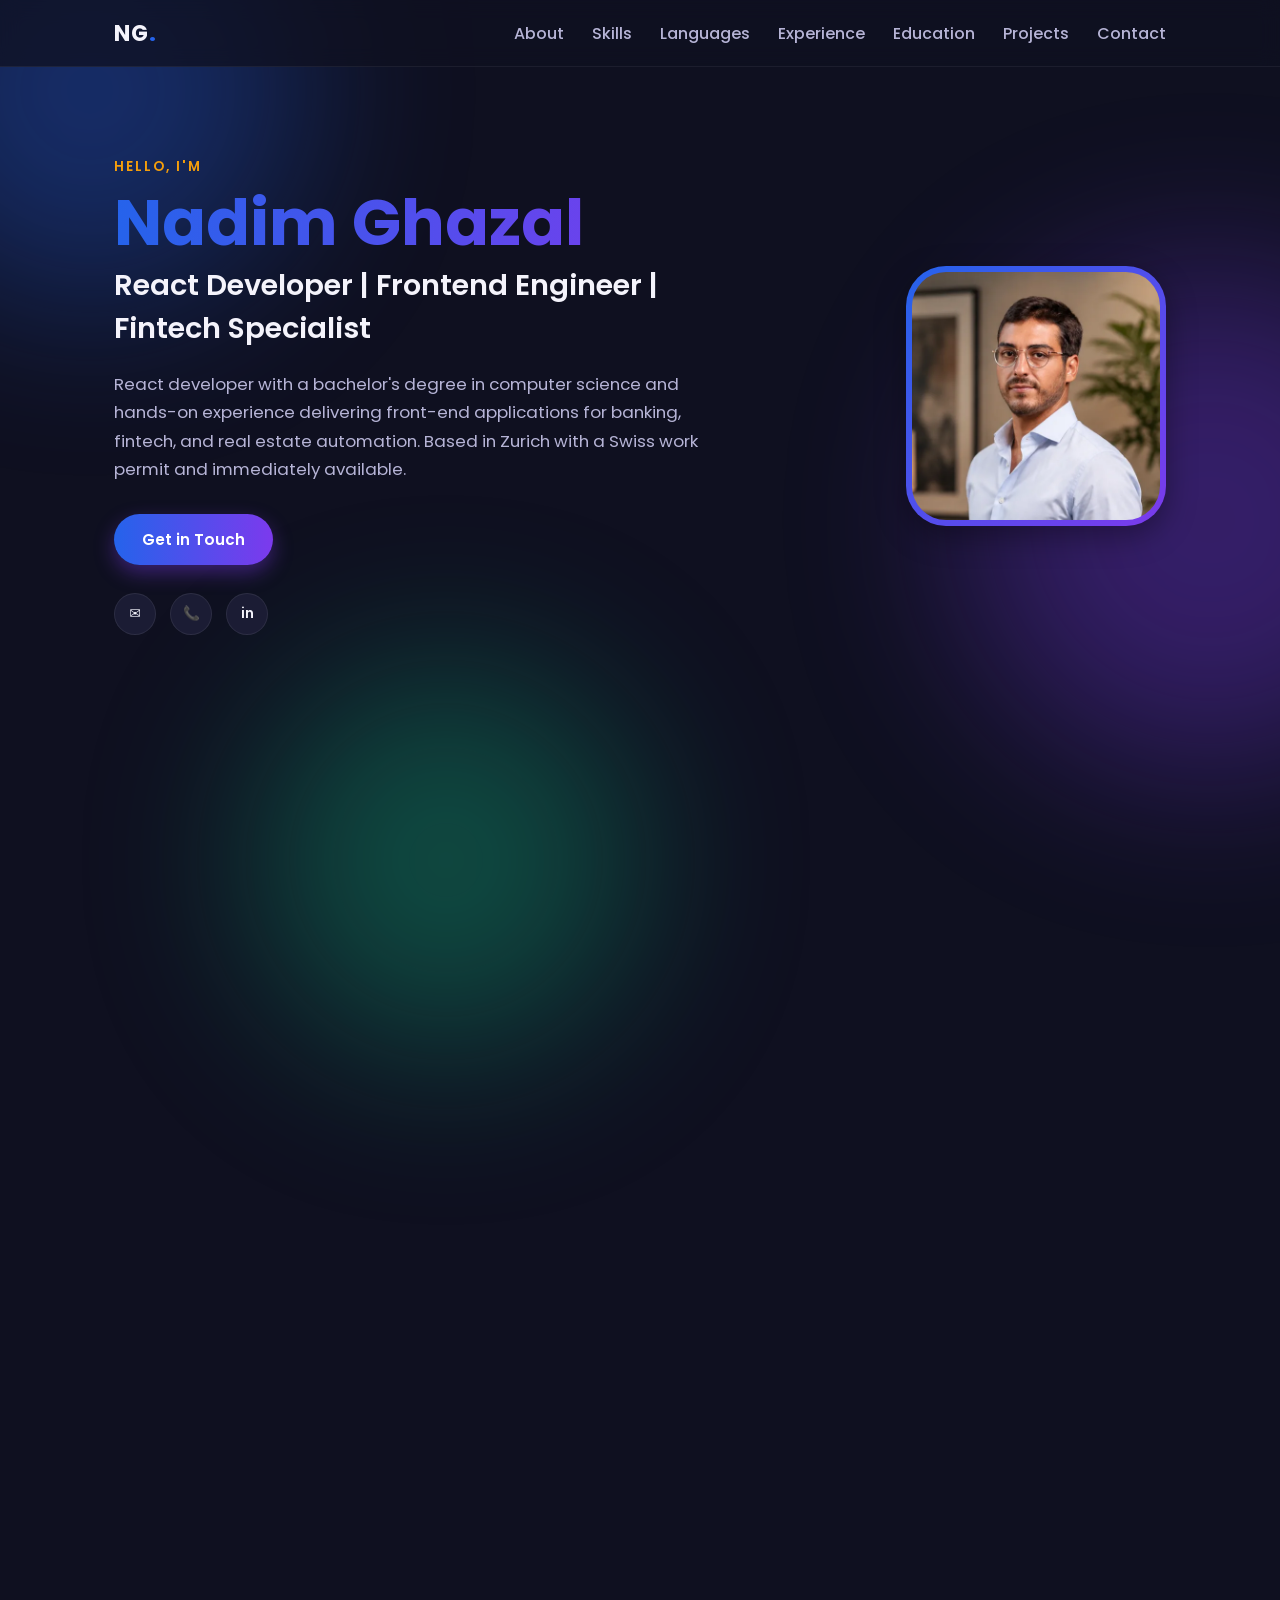
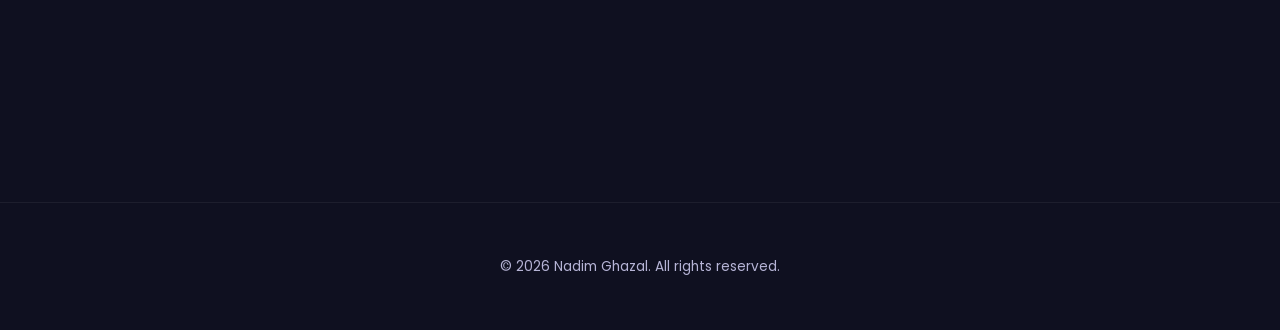
<file: index.html>
<!DOCTYPE html>
<html lang="en">
<head>
<meta charset="UTF-8">
<meta name="viewport" content="width=device-width, initial-scale=1.0">

<title>Nadim Ghazal — React Developer in Zurich</title>
<meta name="description" content="React developer based in Zurich with a computer science degree and a Swiss B permit, building front-end applications for banking and fintech. Portfolio, CV and projects.">
<meta name="author" content="Nadim Ghazal">
<link rel="canonical" href="https://ghazalcode.ch/">
<meta name="theme-color" content="#0f1020">

<!-- Link previews on LinkedIn, WhatsApp, Slack and X -->
<meta property="og:type" content="website">
<meta property="og:site_name" content="Nadim Ghazal">
<meta property="og:url" content="https://ghazalcode.ch/">
<meta property="og:title" content="Nadim Ghazal — React Developer in Zurich">
<meta property="og:description" content="Front-end applications for banking and fintech. Swiss B permit, based in Zurich, immediately available.">
<meta property="og:image" content="https://ghazalcode.ch/assets/og-image.png">
<meta property="og:image:width" content="1200">
<meta property="og:image:height" content="630">
<meta property="og:image:alt" content="Nadim Ghazal — React Developer, Zurich">
<meta name="twitter:card" content="summary_large_image">

<link rel="icon" href="assets/favicon.svg" type="image/svg+xml">
<link rel="icon" href="assets/favicon-32.png" sizes="32x32">
<link rel="apple-touch-icon" href="assets/apple-touch-icon.png">

<!--
  Content Security Policy. Delivered as a meta tag because GitHub Pages does
  not allow custom response headers. Everything the page needs is served from
  this origin; the only outbound connection is the contact form's relay.
  Note: frame-ancestors cannot be set via meta, so clickjacking protection
  would need real headers (i.e. a different host or a proxy in front).
-->
<meta http-equiv="Content-Security-Policy" content="
  default-src 'self';
  base-uri 'none';
  object-src 'none';
  script-src 'self';
  style-src 'self';
  font-src 'self';
  img-src 'self' data:;
  connect-src 'self' https://formsubmit.co;
  form-action 'self' https://formsubmit.co;
  upgrade-insecure-requests;
">

<!-- Poppins is self-hosted: see assets/fonts/poppins.css for why -->
<link rel="stylesheet" href="assets/fonts/poppins.css">
<!--
  The ?v= token is a cache buster. GitHub Pages serves these with
  Cache-Control: max-age=600, so without it a browser keeps showing the old
  stylesheet for ten minutes after a deploy. Bump the token whenever
  style.css, content.js or script.js changes and every visitor gets the new
  file on their next page load.
-->
<link rel="stylesheet" href="style.css?v=20260908b">
</head>
<body>

<!-- Soft glowing background shapes, purely decorative (styled in style.css) -->
<div class="blob blob-1"></div>
<div class="blob blob-2"></div>
<div class="blob blob-3"></div>

<!-- Top navigation bar: logo + section links (links are filled in by script.js from content.js) -->
<header class="navbar">
  <div class="nav-inner">
    <a href="#top" class="logo">NG<span>.</span></a>
    <nav class="nav-links" id="navLinks"></nav>
    <button class="nav-toggle" id="navToggle" aria-label="Toggle menu">☰</button>
  </div>
</header>

<main>

  <!--
    All the empty elements below (id="...") are text/content placeholders.
    Their actual wording lives in content.js — script.js reads that file
    and fills these elements in when the page loads. To change any text
    on the site, edit content.js, not this file. IDs must stay in sync
    with the ones referenced in script.js.
  -->

  <!-- Hero: name, tagline, CTA button, contact icons -->
  <section id="top" class="hero">
    <div class="hero-content">
      <p class="eyebrow" id="heroEyebrow"></p>
      <h1 id="heroName">Nadim Ghazal</h1>
      <h2 class="role" id="heroRole"></h2>
      <p class="hero-text" id="heroTagline"></p>
      <div class="hero-actions">
        <a href="#contact" class="btn btn-primary" id="heroContactBtn"></a>
      </div>
      <div class="socials">
        <a href="mailto:nadimghazal71@gmail.com" aria-label="Email">✉️</a>
        <a href="tel:+41767948518" aria-label="Phone">📞</a>
        <a href="https://www.linkedin.com/in/nadimghazal71/" target="_blank" rel="noopener" aria-label="LinkedIn">in</a>
      </div>
    </div>
    <div class="hero-visual">
      <div class="avatar-frame">
        <!-- WebP for browsers that take it (16 KB), JPEG fallback (26 KB) -->
        <picture>
          <source srcset="assets/photo-nadim.webp" type="image/webp">
          <img src="assets/photo-nadim.jpg" alt="Nadim Ghazal" class="avatar-photo"
               width="520" height="520" fetchpriority="high">
        </picture>
      </div>
    </div>
  </section>

  <!-- About: bio paragraph + personal details grid (nationality, address, contact, etc.) -->
  <section id="about" class="section">
    <div class="section-head">
      <span class="tag" id="aboutTag"></span>
      <h2 id="aboutHeading"></h2>
    </div>
    <div class="about-grid">
      <p class="about-text" id="aboutBio"></p>
      <div class="info-grid" id="aboutInfo"></div>
    </div>
  </section>

  <!-- Skills: category cards (Frontend, Reporting, Backend/DB, Tools) -->
  <section id="skills" class="section">
    <div class="section-head">
      <span class="tag" id="skillsTag"></span>
      <h2 id="skillsHeading"></h2>
    </div>
    <div class="skills-grid" id="skillsGrid"></div>
  </section>

  <!-- Languages: spoken languages with proficiency bars -->
  <section id="languages" class="section">
    <div class="section-head">
      <span class="tag" id="languagesTag"></span>
      <h2 id="languagesHeading"></h2>
    </div>
    <div class="languages-grid" id="languagesGrid"></div>
  </section>

  <!-- Experience: work history timeline -->
  <section id="experience" class="section">
    <div class="section-head">
      <span class="tag" id="experienceTag"></span>
      <h2 id="experienceHeading"></h2>
    </div>
    <div class="timeline" id="experienceTimeline"></div>
  </section>

  <!-- Education: degrees / certificates timeline -->
  <section id="education" class="section">
    <div class="section-head">
      <span class="tag" id="educationTag"></span>
      <h2 id="educationHeading"></h2>
    </div>
    <div class="timeline" id="educationTimeline"></div>
  </section>

  <!-- Projects: cards are built from CONTENT.projects.items in content.js -->
  <section id="projects" class="section">
    <div class="section-head">
      <span class="tag" id="projectsTag"></span>
      <h2 id="projectsHeading"></h2>
    </div>
    <div class="projects-grid" id="projectsGrid"></div>
  </section>

  <!-- Contact: direct details (email/phone/location) + a message form that posts to the relay configured in content.js -->
  <section id="contact" class="section contact-section">
    <div class="section-head">
      <span class="tag" id="contactTag"></span>
      <h2 id="contactHeading"></h2>
    </div>
    <div class="contact-wrap">
      <div class="contact-info">
        <p class="contact-text" id="contactText"></p>
        <ul class="contact-details" id="contactDetails"></ul>
        <p class="contact-refs" id="contactRefs"></p>
      </div>
      <form class="contact-form" id="contactForm">
        <div class="form-row">
          <input type="text" name="name" id="formName" required>
          <input type="email" name="email" id="formEmail" required>
        </div>
        <textarea name="message" id="formMessage" rows="5" required></textarea>
        <!-- Spam trap: hidden from people, irresistible to bots. Handled in script.js. -->
        <input type="text" name="_honey" tabindex="-1" autocomplete="off" aria-hidden="true" class="honeypot">
        <button type="submit" class="btn btn-primary" id="formSubmit"></button>
        <p class="form-note" id="formNote" role="status" aria-live="polite"></p>
      </form>
    </div>
  </section>

</main>

<footer class="footer">
  <p id="footerText"></p>
</footer>

<!-- content.js holds all the site's text; script.js renders it into the page and handles interactions -->
<script src="content.js?v=20260908b"></script>
<script src="script.js?v=20260908b"></script>
</body>
</html>
</file>
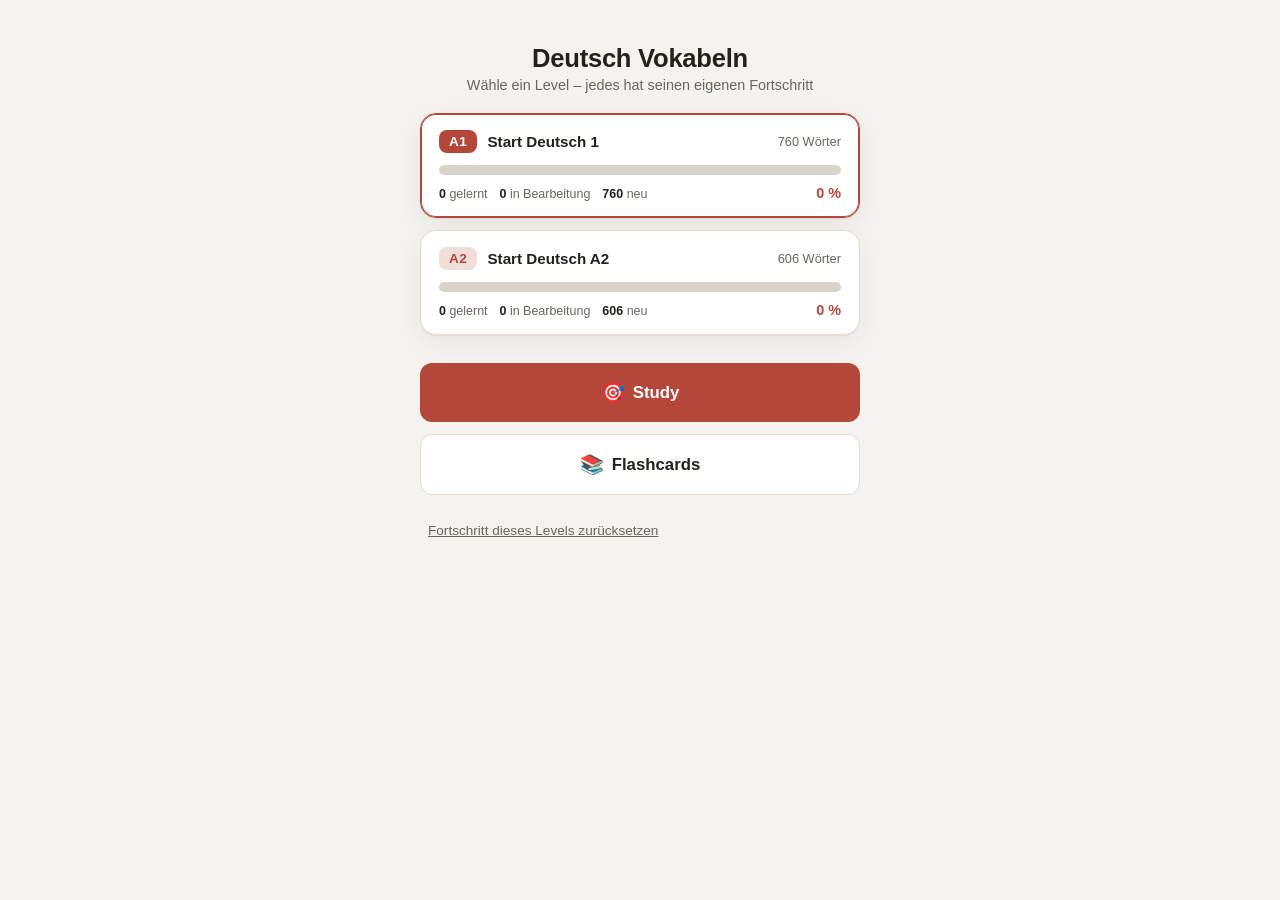
<file: projects/deutsch/index.html>
<!doctype html>
<html lang="de">
<head>
<meta charset="UTF-8" />
<meta name="viewport" content="width=device-width, initial-scale=1.0" />
<title>Deutsch Vokabeln · A1 & A2</title>
<link rel="stylesheet" href="style.css" />
</head>
<body>

<div id="app">

  <!-- HOME -->
  <section id="screen-home" class="screen">
    <header class="app-header">
      <h1>Deutsch Vokabeln</h1>
      <p class="subtitle">Wähle ein Level – jedes hat seinen eigenen Fortschritt</p>
    </header>

    <!-- One card per level, rendered by app.js renderHome(). Tapping one
         selects it; Study and Flashcards then run on that level only. -->
    <div class="level-list" id="level-list"></div>

    <div class="home-actions">
      <button class="btn btn-primary btn-large" id="btn-goto-study">
        <span class="btn-emoji">🎯</span>
        <span>Study</span>
      </button>
      <button class="btn btn-secondary btn-large" id="btn-goto-flashcards">
        <span class="btn-emoji">📚</span>
        <span>Flashcards</span>
      </button>
    </div>

    <button class="btn-link" id="btn-reset-progress">Fortschritt dieses Levels zurücksetzen</button>
  </section>

  <!-- STUDY SETUP -->
  <section id="screen-study-setup" class="screen hidden">
    <header class="sub-header">
      <button class="btn-back" data-nav="home">&larr;</button>
      <h2>Study</h2>
      <span class="level-chip"></span>
    </header>

    <div class="setup-group">
      <h3>Länge</h3>
      <div class="option-row">
        <button class="option-btn" data-length="10">Kurz (10)</button>
        <button class="option-btn" data-length="20">Lang (20)</button>
      </div>
    </div>

    <div class="setup-group">
      <h3>Richtung</h3>
      <div class="option-row">
        <button class="option-btn" data-direction="en-de">English → Deutsch</button>
        <button class="option-btn" data-direction="de-en">Deutsch → English</button>
      </div>
    </div>

    <button class="btn btn-primary btn-large" id="btn-start-study" disabled>Start</button>
  </section>

  <!-- FLASHCARDS SETUP -->
  <section id="screen-flash-setup" class="screen hidden">
    <header class="sub-header">
      <button class="btn-back" data-nav="home">&larr;</button>
      <h2>Flashcards</h2>
      <span class="level-chip" id="flash-level-chip"></span>
    </header>

    <!-- Flashcards pick their own level, independently of the home selection:
         flicking through the other level shouldn't change what Study is on.
         Labels are filled in by app.js so the word counts stay accurate. -->
    <div class="setup-group">
      <h3>Level</h3>
      <div class="option-row" id="flash-level-row">
        <button class="option-btn" data-level="A1"></button>
        <button class="option-btn" data-level="A2"></button>
      </div>
    </div>

    <div class="setup-group">
      <h3>Richtung</h3>
      <div class="option-row">
        <button class="option-btn" data-direction="en-de">English → Deutsch</button>
        <button class="option-btn" data-direction="de-en">Deutsch → English</button>
      </div>
    </div>

    <div class="setup-group">
      <h3>Reihenfolge</h3>
      <div class="option-row">
        <button class="option-btn" data-order="shuffle">Zufällig</button>
        <button class="option-btn" data-order="az">A–Z</button>
      </div>
    </div>

    <button class="btn btn-primary btn-large" id="btn-start-flash" disabled>Start</button>
  </section>

  <!-- SESSION -->
  <section id="screen-session" class="screen hidden">
    <header class="session-header">
      <button class="btn-back" data-nav="exit-session">&larr;</button>
      <div class="session-progress">
        <div class="session-progress-bar"><div class="session-progress-fill" id="session-progress-fill"></div></div>
        <div class="session-progress-text" id="session-progress-text">1 / 10</div>
      </div>
      <span class="level-chip" id="session-level-chip"></span>
    </header>

    <div class="card-area">
      <div class="card" id="card">
        <div class="card-type-badge" id="card-type-badge"></div>
        <div class="card-front" id="card-front"></div>
        <div class="card-back hidden" id="card-back">
          <div class="card-divider"></div>
          <div class="answer-feedback" id="answer-feedback"></div>
          <div class="card-back-text" id="card-back-text"></div>
          <div class="card-partizip" id="card-partizip"></div>
        </div>
      </div>
    </div>

    <div class="answer-area" id="answer-area">
      <input type="text" id="answer-input" placeholder="Antwort eingeben…" autocomplete="off" autocapitalize="off" spellcheck="false" />
      <div class="answer-buttons">
        <button class="btn btn-primary" id="btn-show">Zeig mir&#39;s</button>
        <button class="btn btn-secondary" id="btn-check">Prüfen</button>
      </div>
    </div>

    <div class="reveal-area hidden" id="reveal-area">
      <button class="btn btn-primary btn-large" id="btn-reveal">Aufdecken</button>
    </div>

    <div class="rate-area hidden" id="rate-area">
      <p class="rate-label">Wie gut wusstest du das?</p>
      <div class="rate-buttons">
        <button class="rate-btn rate-1" data-level="1">1<span>gar nicht</span></button>
        <button class="rate-btn rate-2" data-level="2">2<span>kaum</span></button>
        <button class="rate-btn rate-3" data-level="3">3<span>teilweise</span></button>
        <button class="rate-btn rate-4" data-level="4">4<span>gut</span></button>
        <button class="rate-btn rate-5" data-level="5">5<span>perfekt</span></button>
      </div>
    </div>

    <div class="browse-area hidden" id="browse-area">
      <button class="btn btn-secondary" id="btn-prev">&larr; Zurück</button>
      <button class="btn btn-primary" id="btn-next">Weiter &rarr;</button>
    </div>
  </section>

  <!-- SUMMARY -->
  <section id="screen-summary" class="screen hidden">
    <header class="app-header">
      <h1>Fertig! 🎉</h1>
    </header>
    <div class="stats-card">
      <p class="summary-line" id="summary-line"></p>
      <div class="level-bar" id="summary-level-bar"></div>
    </div>
    <div class="home-actions">
      <button class="btn btn-primary btn-large" id="btn-study-again">Nochmal Study</button>
      <button class="btn btn-secondary btn-large" data-nav="home">Zur Startseite</button>
    </div>
  </section>

</div>

<script src="vocab-a1.js"></script>
<script src="vocab-a2.js"></script>
<script src="app.js"></script>
</body>
</html>
</file>
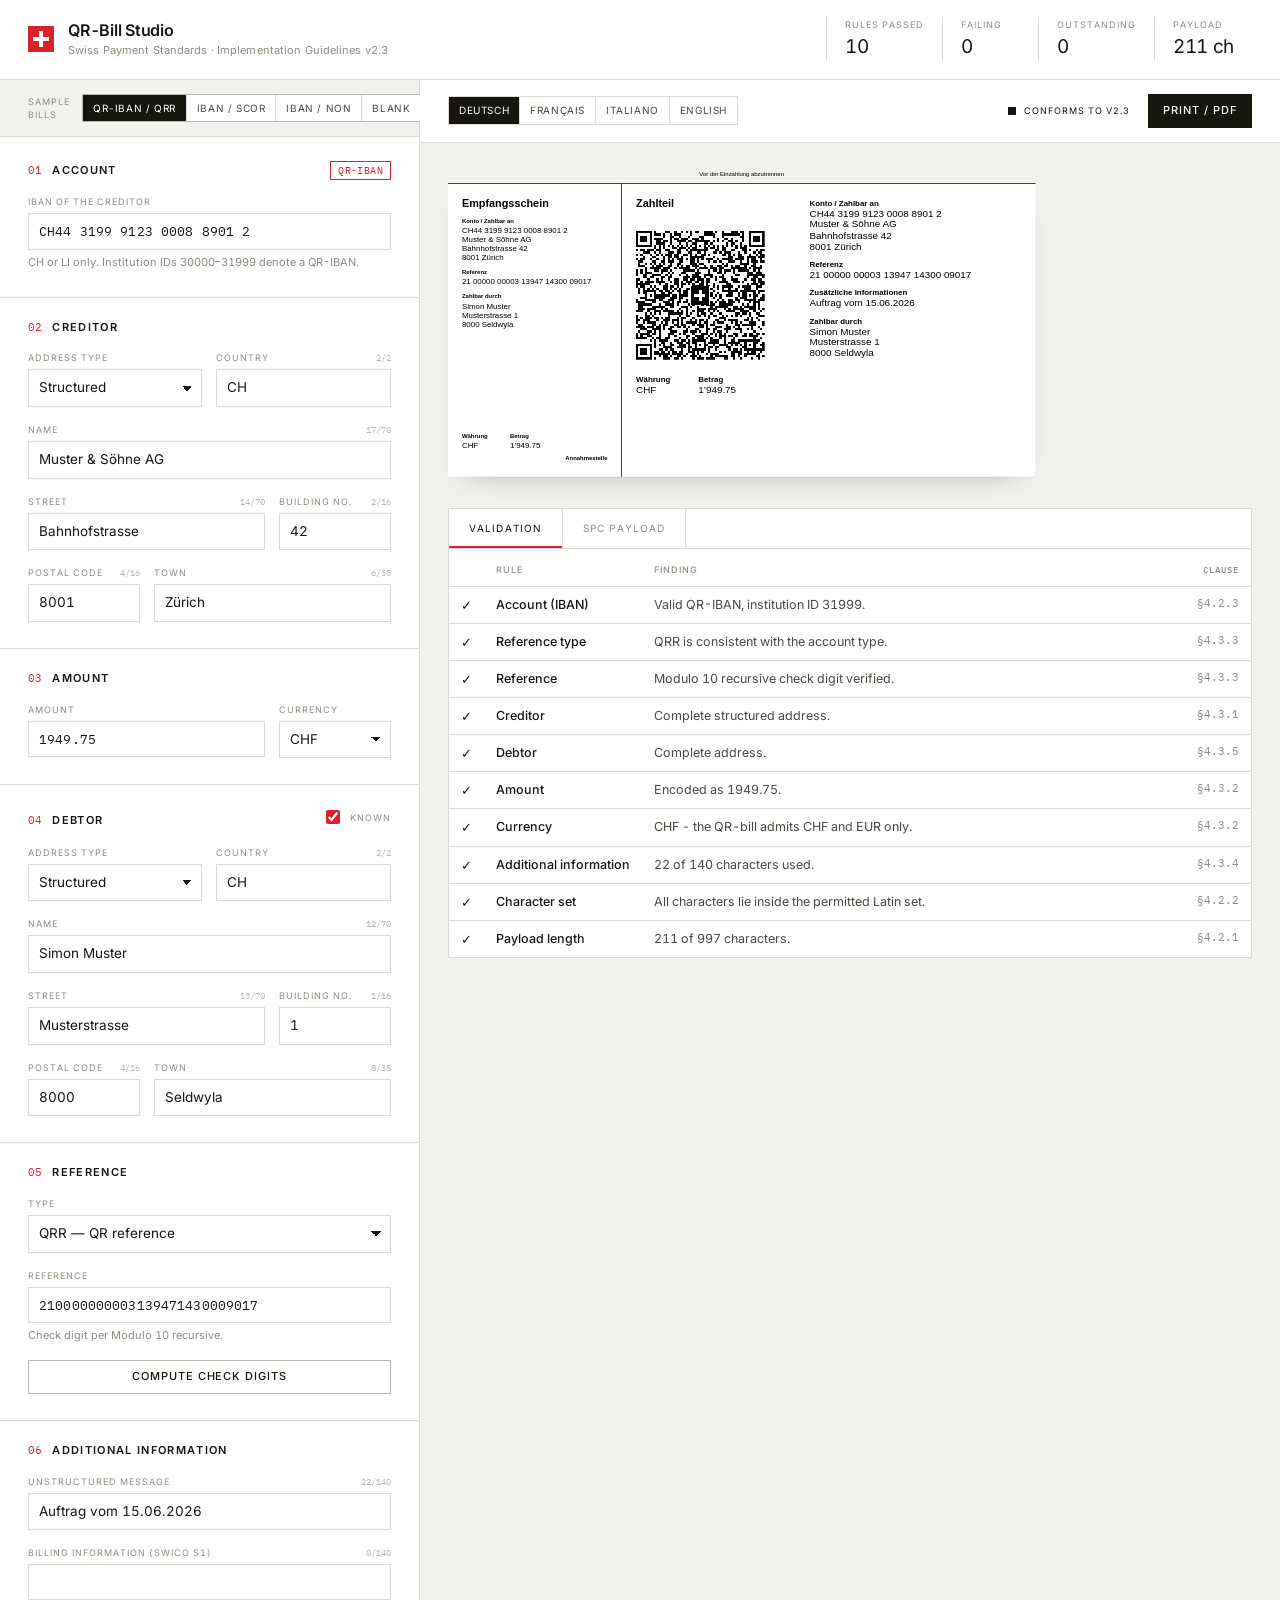
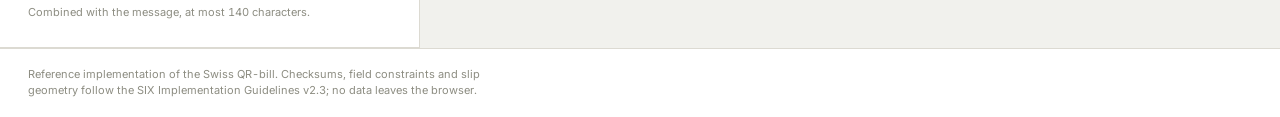
<file: projects/qr-bill/index.html>
<!doctype html>
<html lang="en">
  <head>
    <meta http-equiv="Content-Security-Policy" content="default-src 'none'; script-src 'self'; style-src 'self'; font-src 'self'; img-src 'self' data:; connect-src 'none'; base-uri 'none'; form-action 'none'">

    <meta charset="UTF-8" />
    <meta name="viewport" content="width=device-width, initial-scale=1.0" />
    <title>QR-Bill Studio — Swiss QR-bill generator and validator</title>
    <meta
      name="description"
      content="Generate, validate and decode the Swiss QR-bill against the SIX Implementation Guidelines v2.3."
    />
    <link
      rel="icon"
      href="data:image/svg+xml,%3Csvg xmlns='http://www.w3.org/2000/svg' viewBox='0 0 32 32'%3E%3Crect width='32' height='32' fill='%23d8232a'/%3E%3Crect x='13.5' y='6' width='5' height='20' fill='%23fff'/%3E%3Crect x='6' y='13.5' width='20' height='5' fill='%23fff'/%3E%3C/svg%3E"
    />
    <script type="module" crossorigin src="./assets/index-Bq717Gfd.js"></script>
    <link rel="stylesheet" crossorigin href="./assets/index-yoEg3XTl.css">
  </head>
  <body>
    <div id="root"></div>
  </body>
</html>
</file>
<file: assets/fonts/poppins.css>
/*
  Poppins, self-hosted.

  Loading this from fonts.googleapis.com would send every visitor's IP address
  to Google, which is a GDPR / revised-FADP problem for a Swiss-facing site.
  These files are served from our own origin instead. Poppins is SIL Open Font
  License 1.1, which permits redistribution.

  Regenerate with scripts/fonts.mjs if the weights ever change.
*/

@font-face {
  font-family: 'Poppins';
  font-style: normal;
  font-weight: 400;
  font-display: swap;
  src: url('poppins-400-latin-ext.woff2') format('woff2');
  unicode-range: U+0100-02BA, U+02BD-02C5, U+02C7-02CC, U+02CE-02D7, U+02DD-02FF, U+0304, U+0308, U+0329, U+1D00-1DBF, U+1E00-1E9F, U+1EF2-1EFF, U+2020, U+20A0-20AB, U+20AD-20C0, U+2113, U+2C60-2C7F, U+A720-A7FF;
}

@font-face {
  font-family: 'Poppins';
  font-style: normal;
  font-weight: 400;
  font-display: swap;
  src: url('poppins-400-latin.woff2') format('woff2');
  unicode-range: U+0000-00FF, U+0131, U+0152-0153, U+02BB-02BC, U+02C6, U+02DA, U+02DC, U+0304, U+0308, U+0329, U+2000-206F, U+20AC, U+2122, U+2191, U+2193, U+2212, U+2215, U+FEFF, U+FFFD;
}

@font-face {
  font-family: 'Poppins';
  font-style: normal;
  font-weight: 500;
  font-display: swap;
  src: url('poppins-500-latin-ext.woff2') format('woff2');
  unicode-range: U+0100-02BA, U+02BD-02C5, U+02C7-02CC, U+02CE-02D7, U+02DD-02FF, U+0304, U+0308, U+0329, U+1D00-1DBF, U+1E00-1E9F, U+1EF2-1EFF, U+2020, U+20A0-20AB, U+20AD-20C0, U+2113, U+2C60-2C7F, U+A720-A7FF;
}

@font-face {
  font-family: 'Poppins';
  font-style: normal;
  font-weight: 500;
  font-display: swap;
  src: url('poppins-500-latin.woff2') format('woff2');
  unicode-range: U+0000-00FF, U+0131, U+0152-0153, U+02BB-02BC, U+02C6, U+02DA, U+02DC, U+0304, U+0308, U+0329, U+2000-206F, U+20AC, U+2122, U+2191, U+2193, U+2212, U+2215, U+FEFF, U+FFFD;
}

@font-face {
  font-family: 'Poppins';
  font-style: normal;
  font-weight: 600;
  font-display: swap;
  src: url('poppins-600-latin-ext.woff2') format('woff2');
  unicode-range: U+0100-02BA, U+02BD-02C5, U+02C7-02CC, U+02CE-02D7, U+02DD-02FF, U+0304, U+0308, U+0329, U+1D00-1DBF, U+1E00-1E9F, U+1EF2-1EFF, U+2020, U+20A0-20AB, U+20AD-20C0, U+2113, U+2C60-2C7F, U+A720-A7FF;
}

@font-face {
  font-family: 'Poppins';
  font-style: normal;
  font-weight: 600;
  font-display: swap;
  src: url('poppins-600-latin.woff2') format('woff2');
  unicode-range: U+0000-00FF, U+0131, U+0152-0153, U+02BB-02BC, U+02C6, U+02DA, U+02DC, U+0304, U+0308, U+0329, U+2000-206F, U+20AC, U+2122, U+2191, U+2193, U+2212, U+2215, U+FEFF, U+FFFD;
}

@font-face {
  font-family: 'Poppins';
  font-style: normal;
  font-weight: 700;
  font-display: swap;
  src: url('poppins-700-latin-ext.woff2') format('woff2');
  unicode-range: U+0100-02BA, U+02BD-02C5, U+02C7-02CC, U+02CE-02D7, U+02DD-02FF, U+0304, U+0308, U+0329, U+1D00-1DBF, U+1E00-1E9F, U+1EF2-1EFF, U+2020, U+20A0-20AB, U+20AD-20C0, U+2113, U+2C60-2C7F, U+A720-A7FF;
}

@font-face {
  font-family: 'Poppins';
  font-style: normal;
  font-weight: 700;
  font-display: swap;
  src: url('poppins-700-latin.woff2') format('woff2');
  unicode-range: U+0000-00FF, U+0131, U+0152-0153, U+02BB-02BC, U+02C6, U+02DA, U+02DC, U+0304, U+0308, U+0329, U+2000-206F, U+20AC, U+2122, U+2191, U+2193, U+2212, U+2215, U+FEFF, U+FFFD;
}
</file>
<file: style.css>
/*
  Theme colors — change these to re-skin the whole site.
  --primary/--secondary form the gradient used on headings, buttons, and dots.
  --accent/--accent-2 are used sparingly for highlights (eyebrow text, tags, bars).
*/
:root {
  --bg: #0f1020;
  --bg-soft: #16172c;
  --card: #1b1c34;
  --text: #f4f3fb;
  --text-dim: #b6b4d6;
  --primary: #2563eb;
  --secondary: #7c3aed;
  --accent: #f59e0b;
  --accent-2: #10b981;
  --radius: 18px;
  --max-width: 1100px;
  --shadow: 0 10px 30px rgba(0,0,0,0.35);

  /*
    Vertical rhythm. --section-y is the padding on each side of a section, so
    the gap a reader actually sees between two sections is twice this value:
    about 88px on a phone rising to 136px on a wide screen. It scales with the
    viewport, which is why no breakpoint has to override it.
  */
  --section-y: clamp(44px, 6vw, 68px);
  --section-x: 24px;
  /* Space between a section's heading block and its content. Kept tight: the
     heading and what follows are one unit, and the section padding above
     already separates them from the previous section. */
  --head-gap: clamp(18px, 2.2vw, 28px);
  /* Shared gap for the card grids, so Skills, Languages and Projects match. */
  --grid-gap: 24px;
}

* { box-sizing: border-box; }
html { scroll-behavior: smooth; }

body {
  margin: 0;
  font-family: 'Poppins', 'Segoe UI', system-ui, sans-serif;
  background: var(--bg);
  color: var(--text);
  overflow-x: hidden;
  position: relative;
}

/* Soft blurred color shapes fixed behind the content — purely decorative */
.blob {
  position: fixed;
  border-radius: 50%;
  filter: blur(90px);
  opacity: 0.35;
  z-index: 0;
  pointer-events: none;
}
.blob-1 { width: 420px; height: 420px; background: var(--primary); top: -120px; left: -120px; }
.blob-2 { width: 500px; height: 500px; background: var(--secondary); top: 30%; right: -180px; }
.blob-3 { width: 380px; height: 380px; background: var(--accent-2); bottom: -150px; left: 20%; }

a { color: inherit; text-decoration: none; }
ul { list-style: none; }

/* Navbar — sticky bar with logo, section links, and mobile hamburger toggle */
.navbar {
  position: sticky;
  top: 0;
  z-index: 100;
  backdrop-filter: blur(10px);
  background: rgba(15, 16, 32, 0.75);
  border-bottom: 1px solid rgba(255,255,255,0.06);
}
.nav-inner {
  max-width: var(--max-width);
  margin: 0 auto;
  padding: 16px 24px;
  display: flex;
  align-items: center;
  justify-content: space-between;
}
.logo {
  font-weight: 700;
  font-size: 1.4rem;
  letter-spacing: 1px;
}
.logo span { color: var(--primary); }
.nav-links {
  display: flex;
  gap: 28px;
}
.nav-links a {
  font-weight: 500;
  color: var(--text-dim);
  transition: color 0.2s;
  position: relative;
}
.nav-links a:hover { color: var(--text); }
.nav-toggle {
  display: none;
  background: none;
  border: none;
  color: var(--text);
  font-size: 1.5rem;
  cursor: pointer;
}

/* Hero — name, tagline, CTA buttons, and avatar frame at the top of the page */
.hero {
  max-width: var(--max-width);
  margin: 0 auto;
  /* Bottom padding matches --section-y so the hero-to-About gap is identical
     to every section-to-section gap below it. */
  padding: clamp(64px, 7vw, 96px) var(--section-x) var(--section-y);
  display: flex;
  align-items: center;
  justify-content: space-between;
  gap: 40px;
  position: relative;
  z-index: 1;
  /* No min-height: it centred the content inside a 70vh box and left ~150px
     of slack, making the hero-to-About gap twice every other gap. The hero's
     height now comes from its content and padding, like every section. */
}
.hero-content { flex: 1; max-width: 600px; }
.eyebrow {
  color: var(--accent);
  font-weight: 600;
  letter-spacing: 2px;
  text-transform: uppercase;
  font-size: 0.85rem;
  margin: 0 0 12px;
}
.hero h1 {
  font-size: clamp(2.5rem, 6vw, 4rem);
  margin: 0;
  line-height: 1.05;
  background: linear-gradient(90deg, var(--primary), var(--secondary));
  -webkit-background-clip: text;
  background-clip: text;
  color: transparent;
}
.role {
  font-size: clamp(1.2rem, 3vw, 1.8rem);
  margin: 8px 0 20px;
  color: var(--text);
  font-weight: 600;
}
.hero-text {
  color: var(--text-dim);
  font-size: 1.05rem;
  line-height: 1.7;
  margin-bottom: 30px;
}
.hero-actions {
  display: flex;
  gap: 16px;
  margin-bottom: 28px;
  flex-wrap: wrap;
}
.btn {
  display: inline-block;
  padding: 14px 28px;
  border-radius: 50px;
  font-weight: 600;
  cursor: pointer;
  border: none;
  transition: transform 0.2s, box-shadow 0.2s;
  font-size: 0.95rem;
}
.btn:hover { transform: translateY(-3px); }
.btn-primary {
  background: linear-gradient(90deg, var(--primary), var(--secondary));
  color: #fff;
  box-shadow: 0 8px 20px rgba(124, 58, 237, 0.4);
}
.btn-outline {
  background: transparent;
  color: var(--text);
  border: 2px solid rgba(255,255,255,0.25);
}
.btn-outline:hover { border-color: var(--accent); }
.socials {
  display: flex;
  gap: 14px;
}
.socials a {
  width: 42px;
  height: 42px;
  border-radius: 50%;
  background: var(--card);
  display: flex;
  align-items: center;
  justify-content: center;
  font-weight: 600;
  font-size: 0.85rem;
  border: 1px solid rgba(255,255,255,0.08);
  transition: transform 0.2s, background 0.2s;
}
.socials a:hover {
  transform: translateY(-4px);
  background: var(--secondary);
}

.hero-visual { flex-shrink: 0; }
.avatar-frame {
  width: 260px;
  height: 260px;
  border-radius: 40px;
  background: linear-gradient(135deg, var(--primary), var(--secondary));
  padding: 6px;
  box-shadow: var(--shadow);
  /* The tile used to be an abstract "NG" monogram, where a 4deg tilt read as
     playful. With a real headshot it reads as crooked, so it sits straight.
     Restore with: transform: rotate(4deg); */
  overflow: hidden;
}
.avatar-frame picture { display: block; height: 100%; }
.avatar-photo {
  width: 100%;
  height: 100%;
  object-fit: cover;
  border-radius: 34px;
  display: block;
}

/* Shared layout for every content section (About, Skills, Languages, etc.) */
.section {
  max-width: var(--max-width);
  margin: 0 auto;
  padding: var(--section-y) var(--section-x);
  position: relative;
  z-index: 1;
}
.section-head { margin-bottom: var(--head-gap); }
.tag {
  display: inline-block;
  background: var(--card);
  color: var(--accent-2);
  padding: 6px 16px;
  border-radius: 50px;
  font-size: 0.8rem;
  font-weight: 700;
  letter-spacing: 1px;
  text-transform: uppercase;
  margin-bottom: 10px;
}
.section-head h2 {
  font-size: clamp(1.8rem, 4vw, 2.6rem);
  margin: 0;
}

/* About — bio paragraph on top, the work-permit card below it */
.about-grid {
  display: flex;
  flex-direction: column;
  gap: 24px;
}
.about-text {
  color: var(--text-dim);
  font-size: 1.05rem;
  line-height: 1.8;
  /* A paragraph's default 1em margin stacked on top of --head-gap and made
     the heading-to-text gap noticeably larger here than in other sections.
     The parent uses gap for spacing, so no margin is wanted at all. */
  margin: 0;
}
.info-grid {
  display: grid;
  grid-template-columns: repeat(2, 1fr); /* the highlighted item spans both columns, the rest pair up */
  gap: 16px;
}
.info-item {
  background: var(--card);
  border-radius: var(--radius);
  padding: 16px 22px;
  display: flex;
  flex-direction: column;
  align-items: flex-start;
  gap: 6px;
  border: 1px solid rgba(255,255,255,0.06);
}
/* Work permit: full width and tinted, so it's read before anything else */
.info-item--highlight {
  grid-column: 1 / -1;
  background: linear-gradient(135deg, rgba(16,185,129,0.14), rgba(37,99,235,0.14));
  border-color: rgba(16,185,129,0.35);
}
.info-item--highlight .info-value { font-weight: 600; }
.info-label {
  font-size: 0.8rem;
  font-weight: 700;
  text-transform: uppercase;
  letter-spacing: 0.5px;
  color: var(--accent-2);
}
.info-value {
  color: var(--text);
  font-weight: 500;
  text-align: left;
  line-height: 1.5;
}

/* Skills — category cards, one per skill group (Frontend, Reporting, etc.) */
.skills-grid {
  display: grid;
  grid-template-columns: repeat(auto-fit, minmax(220px, 1fr));
  gap: var(--grid-gap);
}
.skill-card {
  background: var(--card);
  border-radius: var(--radius);
  padding: 30px 24px;
  border: 1px solid rgba(255,255,255,0.06);
  transition: transform 0.25s, box-shadow 0.25s;
}
.skill-card:hover {
  transform: translateY(-8px);
  box-shadow: var(--shadow);
}
.skill-icon { font-size: 2.2rem; margin-bottom: 14px; }
.skill-card h3 { margin: 0 0 8px; font-size: 1.15rem; }
.skill-card p { color: var(--text-dim); margin: 0; font-size: 0.92rem; line-height: 1.6; }

/* Timeline — shared by the Experience and Education sections (vertical line + dots) */
.timeline {
  position: relative;
  padding-left: 30px;
  border-left: 2px solid rgba(255,255,255,0.1);
}
.timeline-item { position: relative; padding-bottom: 44px; }
.timeline-item:last-child { padding-bottom: 0; }
.timeline-dot {
  position: absolute;
  left: -38px;
  top: 4px;
  width: 16px;
  height: 16px;
  border-radius: 50%;
  background: linear-gradient(135deg, var(--primary), var(--secondary));
  box-shadow: 0 0 0 4px var(--bg);
}
.timeline-date {
  color: var(--accent);
  font-size: 0.85rem;
  font-weight: 700;
  letter-spacing: 0.5px;
}
.timeline-content h3 { margin: 6px 0 2px; font-size: 1.2rem; }
.timeline-org { color: var(--text-dim); font-weight: 600; margin: 0 0 10px; }
.timeline-bullets {
  margin: 0;
  padding: 0;
  display: flex;
  flex-direction: column;
  gap: 6px;
}
.timeline-bullets li {
  color: var(--text-dim);
  line-height: 1.6;
  font-size: 0.95rem;
  padding-left: 18px;
  position: relative;
}
.timeline-bullets li::before {
  content: "—";
  position: absolute;
  left: 0;
  color: var(--accent);
}

/* Languages — one card per language with a proficiency bar (width set inline via style.js) */
.languages-grid {
  display: grid;
  grid-template-columns: repeat(auto-fit, minmax(280px, 1fr));
  gap: var(--grid-gap);
}
.language-item {
  background: var(--card);
  border-radius: var(--radius);
  padding: 22px 24px;
  border: 1px solid rgba(255,255,255,0.06);
}
.language-top {
  display: flex;
  justify-content: space-between;
  align-items: baseline;
  gap: 12px;
  margin-bottom: 12px;
  flex-wrap: wrap;
}
.language-name { font-weight: 700; font-size: 1.05rem; }
.language-level { color: var(--text-dim); font-size: 0.85rem; text-align: right; }
.language-bar {
  height: 8px;
  border-radius: 50px;
  background: rgba(255,255,255,0.08);
  overflow: hidden;
}
.language-fill {
  height: 100%;
  border-radius: 50px;
  background: linear-gradient(90deg, var(--primary), var(--accent));
}

/* Projects — placeholder cards for now; real project data goes in content.js */
.projects-grid {
  display: grid;
  grid-template-columns: repeat(auto-fit, minmax(280px, 1fr));
  gap: var(--grid-gap);
}
.project-card {
  background: var(--card);
  border-radius: var(--radius);
  overflow: hidden;
  border: 1px solid rgba(255,255,255,0.06);
  transition: transform 0.25s, box-shadow 0.25s;
}
.project-card:hover {
  transform: translateY(-8px);
  box-shadow: var(--shadow);
}
.project-thumb { height: 160px; overflow: hidden; background: var(--bg-soft); }
.project-thumb img {
  display: block;
  width: 100%;
  height: 100%;
  object-fit: cover;
  transition: transform 0.35s ease;
}
.project-card:hover .project-thumb img { transform: scale(1.04); }
.thumb-1 { background: linear-gradient(135deg, var(--primary), var(--secondary)); }
.thumb-2 { background: linear-gradient(135deg, var(--accent), var(--primary)); }
.thumb-3 { background: linear-gradient(135deg, var(--accent-2), var(--secondary)); }
.project-body { padding: 22px; }
.project-body h3 { margin: 0 0 8px; }
.project-body p { color: var(--text-dim); font-size: 0.92rem; line-height: 1.6; margin: 0 0 14px; }

/* Tech stack chips */
.project-tags {
  list-style: none;
  display: flex;
  flex-wrap: wrap;
  gap: 8px;
  margin: 0 0 18px;
  padding: 0;
}
.project-tags li {
  font-size: 0.75rem;
  font-weight: 600;
  letter-spacing: 0.3px;
  color: var(--text-dim);
  background: rgba(255,255,255,0.05);
  border: 1px solid rgba(255,255,255,0.08);
  border-radius: 999px;
  padding: 4px 11px;
}

.project-links { display: flex; flex-wrap: wrap; gap: 18px; }
.project-link { color: var(--accent-2); font-weight: 600; font-size: 0.9rem; }
.project-link:hover { color: var(--accent); }
/* The demo is the primary action, so it gets the underline the repo link doesn't */
.project-link--demo { text-decoration: underline; text-underline-offset: 4px; }

/* Contact — direct details + message form (submits via the relay set in content.js) */
.contact-wrap {
  display: flex;
  gap: clamp(32px, 4vw, 48px);
  flex-wrap: wrap;
}
.contact-info {
  flex: 1;
  min-width: 260px;
}
.contact-text {
  color: var(--text-dim);
  line-height: 1.8;
  font-size: 1.05rem;
  margin: 0 0 26px;
}
.contact-details {
  display: flex;
  flex-direction: column;
  gap: 14px;
  margin: 0 0 20px;
  padding: 0;
}
.contact-details li {
  display: flex;
  justify-content: space-between;
  align-items: center;
  gap: 12px;
  background: var(--card);
  border-radius: var(--radius);
  padding: 14px 20px;
  border: 1px solid rgba(255,255,255,0.06);
  flex-wrap: wrap;
}
.detail-label {
  font-size: 0.8rem;
  font-weight: 700;
  text-transform: uppercase;
  letter-spacing: 0.5px;
  color: var(--accent-2);
}
.contact-details a,
.contact-details span:last-child {
  color: var(--text);
  font-weight: 500;
}
.contact-details a:hover { color: var(--accent); }
.contact-refs {
  color: var(--text-dim);
  font-size: 0.85rem;
  font-style: italic;
  margin: 0;
}
.contact-form {
  flex: 2;
  min-width: 280px;
  display: flex;
  flex-direction: column;
  gap: 16px;
}
.form-row {
  display: flex;
  gap: 16px;
  flex-wrap: wrap;
}
.form-row input { flex: 1; min-width: 200px; }
.contact-form input,
.contact-form textarea {
  background: var(--card);
  border: 1px solid rgba(255,255,255,0.1);
  border-radius: 12px;
  padding: 14px 18px;
  color: var(--text);
  font-family: inherit;
  font-size: 0.95rem;
  resize: vertical;
}
.contact-form input:focus,
.contact-form textarea:focus {
  outline: none;
  border-color: var(--secondary);
}
.contact-form button { align-self: flex-start; }
.contact-form button:disabled { opacity: 0.6; cursor: progress; }
.form-note {
  color: var(--text-dim);
  font-size: 0.9rem;
  margin: 0;
  min-height: 1.2em;
}
.form-note.is-success { color: var(--accent-2); }
.form-note.is-error { color: #f87171; }

/* Off-screen rather than display:none — bots skip fields that aren't rendered */
.honeypot {
  position: absolute;
  left: -9999px;
  width: 1px;
  height: 1px;
  opacity: 0;
  pointer-events: none;
}

/* Scroll reveal — script.js sets the hidden state inline, then adds .in-view */
.section.in-view {
  opacity: 1 !important;
  transform: translateY(0) !important;
}

/* Footer */
.footer {
  text-align: center;
  padding: clamp(28px, 4vw, 40px) var(--section-x);
  margin-top: var(--section-y);
  border-top: 1px solid rgba(255,255,255,0.06);
  color: var(--text-dim);
  font-size: 0.85rem;
  position: relative;
  z-index: 1;
}

/* Responsive breakpoints */
@media (max-width: 820px) {
  /* Below tablet width: collapse the nav into a hamburger menu, stack the hero, and drop the personal-details grid to a single column */
  .nav-links { display: none; }
  .nav-toggle { display: block; }
  .nav-links.open {
    display: flex;
    position: absolute;
    top: 100%;
    left: 0;
    right: 0;
    background: var(--bg-soft);
    flex-direction: column;
    padding: 20px 24px;
    gap: 18px;
    border-bottom: 1px solid rgba(255,255,255,0.08);
  }
  /*
    On a phone the hero has to fit one screen, photo included — otherwise the
    portrait is cut in half on landing. Everything below is tightened just
    enough to bring the photo above the fold on a 393x730 viewport.
  */
  .hero {
    flex-direction: column;
    text-align: center;
    padding-top: 16px;
    gap: 16px;
  }
  .hero-actions, .socials { justify-content: center; }
  .eyebrow { margin-bottom: 8px; }
  .role { margin: 6px 0 10px; }
  .hero-text { font-size: 1rem; margin-bottom: 16px; }
  .hero-actions { margin-bottom: 16px; }
  .avatar-frame { width: 140px; height: 140px; border-radius: 30px; }
  .avatar-photo { border-radius: 26px; }
  .contact-details li { flex-direction: column; align-items: flex-start; text-align: left; }
  .info-grid { grid-template-columns: 1fr; }
}

/*
  Short phone screens (iPhone SE, older Androids). The limiting dimension here
  is height, not width, so this keys off height: the hero is compressed a
  little further only where it actually has to be, leaving taller phones with
  the roomier layout above.
*/
@media (max-width: 820px) and (max-height: 700px) {
  .hero { gap: 12px; padding-top: 12px; }
  .hero-text { font-size: 0.94rem; line-height: 1.55; margin-bottom: 12px; }
  .hero-actions { margin-bottom: 12px; }
  .role { margin: 4px 0 8px; }
  .avatar-frame { width: 118px; height: 118px; border-radius: 26px; }
  .avatar-photo { border-radius: 22px; }
}

@media (min-width: 821px) and (max-width: 1000px) {
  /* Tablet range: personal-details grid drops from 3 columns to 2 before the mobile breakpoint kicks in */
  .info-grid { grid-template-columns: repeat(2, 1fr); }
}
</file>
<file: projects/deutsch/style.css>
:root {
  --bg: #f5f3ef;
  --surface: #ffffff;
  --ink: #24211c;
  --ink-soft: #6b6560;
  --border: #e4ded4;
  --accent: #b5473a;
  --accent-ink: #ffffff;
  --accent-soft: #f1ded9;
  --l0: #d9d4cb;
  --l1: #e8b4a8;
  --l2: #eecf8f;
  --l3: #d7d98a;
  --l4: #9fc98a;
  --l5: #5a9e6f;
  --radius: 16px;
  --shadow: 0 1px 2px rgba(30,25,15,0.06), 0 8px 24px rgba(30,25,15,0.06);
}

@media (prefers-color-scheme: dark) {
  :root {
    --bg: #1a1815;
    --surface: #242019;
    --ink: #efe9e0;
    --ink-soft: #a39a8d;
    --border: #38332a;
    --accent: #e07a63;
    --accent-ink: #1a1815;
    --accent-soft: #3a2620;
    --l0: #3a352c;
    --l1: #6b3f36;
    --l2: #6b5730;
    --l3: #52562c;
    --l4: #375c3e;
    --l5: #2f7a4d;
    --shadow: 0 1px 2px rgba(0,0,0,0.3), 0 8px 24px rgba(0,0,0,0.3);
  }
}

* { box-sizing: border-box; }

html, body {
  margin: 0;
  padding: 0;
  background: var(--bg);
  color: var(--ink);
  font-family: -apple-system, BlinkMacSystemFont, "Segoe UI", Roboto, Helvetica, Arial, sans-serif;
  min-height: 100vh;
}

#app {
  max-width: 480px;
  margin: 0 auto;
  min-height: 100vh;
  display: flex;
  flex-direction: column;
  padding: 20px 20px 40px;
}

.screen.hidden { display: none; }
.hidden { display: none !important; }

/* Header */
.app-header { text-align: center; margin: 24px 0 20px; }
.app-header h1 { font-size: 1.6rem; margin: 0 0 4px; letter-spacing: -0.01em; }
.subtitle { color: var(--ink-soft); margin: 0; font-size: 0.9rem; }

.sub-header {
  display: flex;
  align-items: center;
  gap: 12px;
  margin: 8px 0 24px;
}
.sub-header h2 { margin: 0; font-size: 1.3rem; }

.btn-back {
  background: var(--surface);
  border: 1px solid var(--border);
  color: var(--ink);
  width: 40px;
  height: 40px;
  border-radius: 12px;
  font-size: 1.1rem;
  cursor: pointer;
  display: flex;
  align-items: center;
  justify-content: center;
}
.btn-back:hover { background: var(--accent-soft); }

/* Stats card */
.stats-card {
  background: var(--surface);
  border: 1px solid var(--border);
  border-radius: var(--radius);
  padding: 20px;
  box-shadow: var(--shadow);
}
.stats-row { display: flex; justify-content: space-around; margin-bottom: 16px; }
.stat { text-align: center; }
.stat-num { font-size: 1.7rem; font-weight: 700; }
.stat-label { font-size: 0.78rem; color: var(--ink-soft); margin-top: 2px; }

.level-bar {
  height: 10px;
  border-radius: 6px;
  overflow: hidden;
  display: flex;
  background: var(--l0);
}
.level-bar .seg { height: 100%; }
.seg-0 { background: var(--l0); }
.seg-1 { background: var(--l1); }
.seg-2 { background: var(--l2); }
.seg-3 { background: var(--l3); }
.seg-4 { background: var(--l4); }
.seg-5 { background: var(--l5); }

/* Level chooser — one card per level, each with its own progress bar */
.level-list {
  display: flex;
  flex-direction: column;
  gap: 12px;
  margin-bottom: 24px;
}

.level-card {
  display: block;
  width: 100%;
  text-align: left;
  font: inherit;
  color: inherit;
  background: var(--surface);
  border: 1px solid var(--border);
  border-radius: var(--radius);
  padding: 16px 18px;
  box-shadow: var(--shadow);
  cursor: pointer;
  transition: border-color 0.15s ease, transform 0.1s ease;
}
.level-card:hover { border-color: var(--accent); }
.level-card:active { transform: scale(0.995); }

/* The selected level is the one Study and Flashcards will run on, so it is
   marked with the accent rather than a subtle tint. */
.level-card.selected {
  border-color: var(--accent);
  box-shadow: var(--shadow), inset 0 0 0 1px var(--accent);
}

.level-card-head {
  display: flex;
  align-items: center;
  gap: 10px;
  margin-bottom: 12px;
}

.level-badge {
  flex: none;
  font-weight: 700;
  font-size: 0.85rem;
  letter-spacing: 0.04em;
  padding: 4px 10px;
  border-radius: 8px;
  background: var(--accent-soft);
  color: var(--accent);
}
.level-card.selected .level-badge {
  background: var(--accent);
  color: var(--accent-ink);
}

.level-name { font-weight: 600; font-size: 0.95rem; }
.level-total { margin-left: auto; font-size: 0.8rem; color: var(--ink-soft); white-space: nowrap; }

.level-card-stats {
  display: flex;
  align-items: baseline;
  gap: 12px;
  margin-top: 10px;
  font-size: 0.78rem;
  color: var(--ink-soft);
}
.level-card-stats b { color: var(--ink); font-weight: 600; }
.level-pct { margin-left: auto; font-weight: 700; color: var(--accent); font-size: 0.9rem; }

/* Shows which level a setup or session screen belongs to */
.level-chip {
  flex: none;
  margin-left: auto;
  font-weight: 700;
  font-size: 0.75rem;
  letter-spacing: 0.04em;
  padding: 4px 9px;
  border-radius: 8px;
  background: var(--accent-soft);
  color: var(--accent);
  min-width: 34px;
  text-align: center;
}

@media (max-width: 380px) {
  .level-card-stats { flex-wrap: wrap; gap: 8px; }
  .level-pct { margin-left: 0; }
}


/* Buttons */
.btn {
  border: none;
  border-radius: 12px;
  padding: 14px 20px;
  font-size: 1rem;
  font-weight: 600;
  cursor: pointer;
  display: flex;
  align-items: center;
  justify-content: center;
  gap: 8px;
  transition: transform 0.05s ease, opacity 0.15s ease;
}
.btn:active { transform: scale(0.98); }
.btn:disabled { opacity: 0.4; cursor: not-allowed; }

.btn-primary { background: var(--accent); color: var(--accent-ink); }
.btn-primary:hover:not(:disabled) { opacity: 0.9; }

.btn-secondary { background: var(--surface); color: var(--ink); border: 1px solid var(--border); }
.btn-secondary:hover { background: var(--accent-soft); }

.btn-large { width: 100%; padding: 18px; font-size: 1.05rem; }
.btn-emoji { font-size: 1.2rem; }

.btn-link {
  background: none;
  border: none;
  color: var(--ink-soft);
  text-decoration: underline;
  font-size: 0.85rem;
  cursor: pointer;
  margin: 20px auto 0;
  padding: 8px;
}

.home-actions { display: flex; flex-direction: column; gap: 12px; margin-top: 28px; }

/* Setup screens */
.setup-group { margin-bottom: 24px; }
.setup-group h3 { font-size: 0.85rem; text-transform: uppercase; letter-spacing: 0.04em; color: var(--ink-soft); margin: 0 0 10px; }
.option-row { display: flex; gap: 10px; }
.option-btn {
  flex: 1;
  background: var(--surface);
  border: 1.5px solid var(--border);
  color: var(--ink);
  padding: 14px 10px;
  border-radius: 12px;
  font-size: 0.92rem;
  font-weight: 600;
  cursor: pointer;
}
.option-btn:hover { background: var(--accent-soft); }
.option-btn.selected { border-color: var(--accent); background: var(--accent-soft); color: var(--accent); }

#screen-study-setup, #screen-flash-setup { padding-top: 4px; }
#btn-start-study, #btn-start-flash { margin-top: 12px; }

/* Session header */
.session-header { display: flex; align-items: center; gap: 12px; margin: 8px 0 20px; }
.session-progress { flex: 1; }
.session-progress-bar { height: 6px; background: var(--border); border-radius: 4px; overflow: hidden; margin-bottom: 6px; }
.session-progress-fill { height: 100%; background: var(--accent); border-radius: 4px; transition: width 0.2s ease; }
.session-progress-text { font-size: 0.78rem; color: var(--ink-soft); text-align: center; }

/* Card */
.card-area { flex: 1; display: flex; align-items: center; justify-content: center; min-height: 220px; margin-bottom: 20px; }
.card {
  background: var(--surface);
  border: 3px solid var(--border);
  border-radius: 20px;
  box-shadow: var(--shadow);
  width: 100%;
  min-height: 220px;
  padding: 28px 24px;
  display: flex;
  flex-direction: column;
  align-items: center;
  justify-content: center;
  text-align: center;
  position: relative;
  gap: 10px;
}
.card.card-clickable { cursor: pointer; }
/* Border color reflects how well the word was known last time it was rated
   (level 0 = neutral grey ... level 5 = green), same palette as the level bar. */
.card.card-level-0 { border-color: var(--l0); }
.card.card-level-1 { border-color: var(--l1); }
.card.card-level-2 { border-color: var(--l2); }
.card.card-level-3 { border-color: var(--l3); }
.card.card-level-4 { border-color: var(--l4); }
.card.card-level-5 { border-color: var(--l5); }
.card-type-badge {
  position: absolute;
  top: 14px;
  left: 16px;
  font-size: 0.7rem;
  color: var(--ink-soft);
  background: var(--bg);
  padding: 3px 9px;
  border-radius: 20px;
  border: 1px solid var(--border);
}
.card-front { font-size: 1.5rem; font-weight: 700; line-height: 1.3; }
.card-back { width: 100%; display: flex; flex-direction: column; align-items: center; gap: 8px; }
.card-divider { width: 60%; height: 1px; background: var(--border); margin: 6px 0; }
.card-back-text { font-size: 1.4rem; font-weight: 700; color: var(--accent); line-height: 1.3; }
.card-partizip { font-size: 0.85rem; color: var(--ink-soft); }

/* Answer area */
.answer-area { display: flex; flex-direction: column; gap: 10px; }
#answer-input {
  width: 100%;
  padding: 14px 16px;
  font-size: 1rem;
  border-radius: 12px;
  border: 1.5px solid var(--border);
  background: var(--surface);
  color: var(--ink);
}
#answer-input:focus { outline: none; border-color: var(--accent); }
.answer-feedback { min-height: 20px; font-size: 0.9rem; font-weight: 600; text-align: center; }
.answer-feedback.correct { color: var(--l5); }
.answer-feedback.incorrect { color: var(--accent); }
.answer-buttons { display: flex; gap: 10px; }
.answer-buttons .btn { flex: 1; }

/* Rating */
.rate-area { margin-top: 8px; }
.rate-label { text-align: center; color: var(--ink-soft); font-size: 0.88rem; margin: 0 0 12px; }
.rate-buttons { display: flex; gap: 8px; }
.rate-btn {
  flex: 1;
  border: none;
  border-radius: 12px;
  padding: 12px 4px;
  font-size: 1.1rem;
  font-weight: 700;
  color: #241f18;
  cursor: pointer;
  display: flex;
  flex-direction: column;
  align-items: center;
  gap: 4px;
}
.rate-btn span { font-size: 0.62rem; font-weight: 500; }
.rate-1 { background: var(--l1); }
.rate-2 { background: var(--l2); }
.rate-3 { background: var(--l3); }
.rate-4 { background: var(--l4); }
.rate-5 { background: var(--l5); color: #fff; }
.rate-btn:active { transform: scale(0.96); }

/* Browse nav */
.browse-area { display: flex; gap: 10px; margin-top: 8px; }
.browse-area .btn { flex: 1; }

/* Summary */
.summary-line { text-align: center; font-size: 1rem; margin: 0 0 16px; }

@media (max-width: 380px) {
  .card-front { font-size: 1.3rem; }
  .card-back-text { font-size: 1.2rem; }
}
</file>
<file: projects/qr-bill/assets/index-yoEg3XTl.css>
@font-face{font-family:Inter;font-style:normal;font-display:swap;font-weight:400;src:url(./inter-latin-400-normal-C38fXH4l.woff2) format("woff2"),url(./inter-latin-400-normal-CyCys3Eg.woff) format("woff")}@font-face{font-family:Inter;font-style:normal;font-display:swap;font-weight:400;src:url(./inter-latin-ext-400-normal-C1nco2VV.woff2) format("woff2"),url(./inter-latin-ext-400-normal-77YHD8bZ.woff) format("woff")}@font-face{font-family:Inter;font-style:normal;font-display:swap;font-weight:500;src:url(./inter-latin-500-normal-Cerq10X2.woff2) format("woff2"),url(./inter-latin-500-normal-BL9OpVg8.woff) format("woff")}@font-face{font-family:Inter;font-style:normal;font-display:swap;font-weight:500;src:url(./inter-latin-ext-500-normal-CV4jyFjo.woff2) format("woff2"),url(./inter-latin-ext-500-normal-BxGbmqWO.woff) format("woff")}@font-face{font-family:Inter;font-style:normal;font-display:swap;font-weight:600;src:url(./inter-latin-600-normal-LgqL8muc.woff2) format("woff2"),url(./inter-latin-600-normal-CiBQ2DWP.woff) format("woff")}@font-face{font-family:Inter;font-style:normal;font-display:swap;font-weight:600;src:url(./inter-latin-ext-600-normal-D2bJ5OIk.woff2) format("woff2"),url(./inter-latin-ext-600-normal-CIVaiw4L.woff) format("woff")}@font-face{font-family:IBM Plex Mono;font-style:normal;font-display:swap;font-weight:400;src:url(./ibm-plex-mono-latin-400-normal-DMJ8VG8y.woff2) format("woff2"),url(./ibm-plex-mono-latin-400-normal-CvHOgSBP.woff) format("woff")}@font-face{font-family:IBM Plex Mono;font-style:normal;font-display:swap;font-weight:400;src:url(./ibm-plex-mono-latin-ext-400-normal-BmRBH3aV.woff2) format("woff2"),url(./ibm-plex-mono-latin-ext-400-normal-D3D2R8hC.woff) format("woff")}@font-face{font-family:IBM Plex Mono;font-style:normal;font-display:swap;font-weight:500;src:url(./ibm-plex-mono-latin-500-normal-DSY6xOcd.woff2) format("woff2"),url(./ibm-plex-mono-latin-500-normal-CB9ihrfo.woff) format("woff")}@font-face{font-family:IBM Plex Mono;font-style:normal;font-display:swap;font-weight:500;src:url(./ibm-plex-mono-latin-ext-500-normal-CAhNIIs5.woff2) format("woff2"),url(./ibm-plex-mono-latin-ext-500-normal-CZ70TYgx.woff) format("woff")}:root{color-scheme:light;--paper: #f1f1ed;--surface: #ffffff;--ink: #16160f;--ink-2: #4a4a42;--muted: #8d8d82;--rule: #dcdad2;--rule-strong: #b9b7ad;--accent: #d8232a;--accent-soft: #fbe9e9;--sans: "Inter", "Helvetica Neue", Helvetica, Arial, sans-serif;--mono: "IBM Plex Mono", ui-monospace, "SFMono-Regular", Menlo, monospace;--slip-font: "Helvetica Neue", Helvetica, Arial, "Liberation Sans", sans-serif;--gutter: 28px;--slip-scale: 1}*,*:before,*:after{box-sizing:border-box}html,body{margin:0;padding:0}body{background:var(--paper);color:var(--ink);font-family:var(--sans);font-size:14px;line-height:1.45;-webkit-font-smoothing:antialiased;font-feature-settings:"tnum" 1,"cv05" 1}button,input,select,textarea{font:inherit;color:inherit;border-radius:0}.sr-only{position:absolute;width:1px;height:1px;overflow:hidden;clip:rect(0 0 0 0);white-space:nowrap}.masthead{display:flex;align-items:center;justify-content:space-between;gap:var(--gutter);padding:18px var(--gutter);background:var(--surface);border-bottom:1px solid var(--rule);position:sticky;top:0;z-index:20}.masthead__identity{display:flex;align-items:center;gap:14px}.masthead__mark{position:relative;width:26px;height:26px;background:var(--accent);flex:none}.masthead__mark:before,.masthead__mark:after{content:"";position:absolute;background:var(--surface)}.masthead__mark:before{left:11px;top:5px;width:4px;height:16px}.masthead__mark:after{top:11px;left:5px;height:4px;width:16px}.masthead__title{margin:0;font-size:16px;font-weight:600;letter-spacing:-.015em}.masthead__subtitle{margin:1px 0 0;font-size:11px;color:var(--muted);letter-spacing:.01em}.masthead__stats{display:flex;margin:0;gap:0}.masthead__stats>div{padding:0 18px;border-left:1px solid var(--rule);min-width:96px}.masthead__stats dt{font-size:9px;text-transform:uppercase;letter-spacing:.11em;color:var(--muted)}.masthead__stats dd{margin:2px 0 0;font-size:19px;font-variant-numeric:tabular-nums;letter-spacing:-.02em}.masthead__stats dd.is-error{color:var(--accent)}.workspace{display:grid;grid-template-columns:minmax(360px,420px) minmax(0,1fr);align-items:start}.editor{background:var(--surface);border-right:1px solid var(--rule);min-height:calc(100vh - 63px)}.editor__toolbar{display:flex;align-items:center;justify-content:space-between;gap:12px;padding:14px var(--gutter);border-bottom:1px solid var(--rule);background:var(--paper)}.editor__toolbar-label{font-size:9px;text-transform:uppercase;letter-spacing:.11em;color:var(--muted)}.fieldset{padding:22px var(--gutter) 26px;border-bottom:1px solid var(--rule)}.fieldset__header{display:flex;align-items:baseline;gap:10px;margin-bottom:16px}.fieldset__index{font-family:var(--mono);font-size:11px;color:var(--accent);letter-spacing:.02em}.fieldset__title{margin:0;font-size:11px;font-weight:600;text-transform:uppercase;letter-spacing:.12em}.fieldset__aside{margin-left:auto}.fieldset__note{grid-column:span 12;margin:0;font-size:12px;color:var(--ink-2);border-left:2px solid var(--rule-strong);padding-left:12px}.fieldset__grid{display:grid;grid-template-columns:repeat(12,1fr);gap:16px 14px}.field{display:flex;flex-direction:column;gap:5px;min-width:0}.field--full{grid-column:span 12}.field--twothirds{grid-column:span 8}.field--half{grid-column:span 6}.field--third{grid-column:span 4}.field__label{display:flex;justify-content:space-between;align-items:baseline;gap:8px;font-size:9px;text-transform:uppercase;letter-spacing:.11em;color:var(--muted)}.field__counter{font-family:var(--mono);letter-spacing:0;font-size:9px;color:var(--rule-strong)}.field__input{width:100%;padding:8px 10px;background:var(--surface);border:1px solid var(--rule);outline:none;font-size:13.5px;transition:border-color .12s ease,box-shadow .12s ease}.field__input::placeholder{color:var(--rule-strong)}.field__input:focus{border-color:var(--ink);box-shadow:inset 0 -2px 0 var(--ink)}.field__input--mono{font-family:var(--mono);font-size:12.5px;letter-spacing:.01em}.field__input--select{-webkit-appearance:none;-moz-appearance:none;appearance:none;background-image:linear-gradient(45deg,transparent 50%,var(--ink) 50%),linear-gradient(135deg,var(--ink) 50%,transparent 50%);background-position:calc(100% - 14px) 50%,calc(100% - 9px) 50%;background-size:5px 5px,5px 5px;background-repeat:no-repeat;padding-right:30px}.field__input.is-invalid{border-color:var(--accent);background:var(--accent-soft)}.field__hint{font-size:11px;color:var(--muted)}.button{padding:8px 14px;background:var(--ink);color:var(--surface);border:1px solid var(--ink);font-size:11px;font-weight:500;text-transform:uppercase;letter-spacing:.09em;cursor:pointer;transition:background .12s ease,color .12s ease}.button:hover{background:var(--accent);border-color:var(--accent)}.button:disabled{background:var(--rule);border-color:var(--rule);color:var(--muted);cursor:not-allowed}.button--ghost{background:transparent;color:var(--ink);border-color:var(--rule-strong)}.button--ghost:hover{background:var(--ink);color:var(--surface);border-color:var(--ink)}.segmented{display:flex;border:1px solid var(--rule-strong);background:var(--surface)}.segmented__item{padding:6px 10px;background:transparent;border:none;border-left:1px solid var(--rule);font-size:10px;letter-spacing:.06em;text-transform:uppercase;color:var(--ink-2);cursor:pointer;white-space:nowrap}.segmented__item:first-child{border-left:none}.segmented__item:hover{color:var(--ink);background:var(--paper)}.segmented__item.is-active{background:var(--ink);color:var(--surface)}.segmented--quiet{border-color:var(--rule)}.switch{display:inline-flex;align-items:center;gap:7px;font-size:9px;text-transform:uppercase;letter-spacing:.11em;color:var(--muted);cursor:pointer}.switch input{accent-color:var(--accent);width:14px;height:14px}.tag{font-family:var(--mono);font-size:10px;letter-spacing:.04em;padding:2px 7px;border:1px solid var(--rule-strong);color:var(--ink-2)}.tag--accent{border-color:var(--accent);color:var(--accent)}.status{font-size:9px;text-transform:uppercase;letter-spacing:.11em;padding-left:16px;position:relative;color:var(--muted)}.status:before{content:"";position:absolute;left:0;top:50%;transform:translateY(-50%);width:8px;height:8px;background:currentColor}.status--ok{color:var(--ink)}.status--error{color:var(--accent)}.preview{padding:0 0 40px;min-width:0}.preview__bar{display:flex;align-items:center;justify-content:space-between;gap:16px;padding:14px var(--gutter);border-bottom:1px solid var(--rule);background:var(--surface);flex-wrap:wrap}.preview__actions{display:flex;align-items:center;gap:18px}.preview__stage{padding:40px var(--gutter) 32px;overflow-x:auto}.slip-frame{width:calc(210mm * var(--slip-scale));height:calc(105mm * var(--slip-scale));position:relative}.slip{position:absolute;top:0;left:0;width:210mm;height:105mm;display:flex;background:#fff;color:#000;font-family:var(--slip-font);border-top:.25mm solid #000;transform:scale(var(--slip-scale));transform-origin:top left;box-shadow:0 1px #0000000f,0 18px 40px -28px #0006}.slip-separate{position:absolute;top:-4.6mm;left:0;right:0;margin:0;text-align:center;font-size:6pt;line-height:1;color:#000}.slip-title{font-size:11pt;font-weight:700;line-height:1;margin:0;height:7mm}.slip-block{margin-bottom:2.4mm}.slip-block:last-child{margin-bottom:0}.slip-heading{margin:0;font-weight:700}.slip-value{margin:0}.blank-field{display:block;margin-top:.6mm}.slip-receipt{width:62mm;padding:5mm;display:flex;flex-direction:column}.slip-receipt__info{flex:1;margin-top:0}.slip-receipt .slip-heading{font-size:6pt;line-height:9pt}.slip-receipt .slip-value{font-size:8pt;line-height:9pt}.slip-receipt .slip-amount{display:flex;gap:8mm;margin-top:1mm}.slip-acceptance{margin:2mm 0 0;font-size:6pt;font-weight:700;line-height:8pt;text-align:right}.slip-payment{width:148mm;padding:5mm;display:flex;gap:16mm;border-left:.25mm solid #000}.slip-payment__left{width:46mm;display:flex;flex-direction:column}.slip-payment__right{width:76mm}.slip-qr{margin:5mm 0}.qr{display:block}.qr--error{display:flex;align-items:center;justify-content:center;border:.25mm solid #000;font-size:7pt;text-align:center;padding:4mm}.qr__specimen{font-family:var(--slip-font);font-size:2.6px;font-weight:700;fill:#d8232a;letter-spacing:.04em;text-transform:uppercase}.slip-payment .slip-heading{font-size:8pt;line-height:11pt}.slip-payment .slip-value{font-size:10pt;line-height:11pt}.slip-payment .slip-amount{display:flex;gap:10mm}.panel{margin:0 var(--gutter);background:var(--surface);border:1px solid var(--rule)}.panel__tabs{display:flex;border-bottom:1px solid var(--rule)}.panel__tab{padding:12px 20px;background:transparent;border:none;border-right:1px solid var(--rule);font-size:10px;text-transform:uppercase;letter-spacing:.11em;color:var(--muted);cursor:pointer}.panel__tab.is-active{color:var(--ink);box-shadow:inset 0 -2px 0 var(--accent)}.panel__body{padding:4px 0 0}.checks{width:100%;border-collapse:collapse;font-size:12.5px}.checks thead th{text-align:left;font-size:9px;font-weight:500;text-transform:uppercase;letter-spacing:.11em;color:var(--muted);padding:10px 12px;border-bottom:1px solid var(--rule)}.checks tbody th,.checks tbody td{padding:9px 12px;border-bottom:1px solid var(--rule);vertical-align:top;text-align:left}.checks tbody tr:last-child th,.checks tbody tr:last-child td{border-bottom:none}.checks__mark{width:40px;text-align:center!important;font-family:var(--mono);color:var(--rule-strong)}.checks__title{font-weight:500;white-space:nowrap;width:190px}.checks__detail{color:var(--ink-2);width:100%}.checks__clause{font-family:var(--mono);font-size:11px;color:var(--muted);white-space:nowrap;text-align:right!important}.checks__row.is-error .checks__mark,.checks__row.is-error .checks__title,.checks__row.is-error .checks__detail{color:var(--accent)}.checks__row.is-error{background:var(--accent-soft)}.checks__row.is-pass .checks__mark{color:var(--ink)}.checks__row.is-idle .checks__title,.checks__row.is-idle .checks__detail{color:var(--muted)}.payload{padding:0 0 4px}.payload__bar{display:flex;align-items:center;justify-content:space-between;padding:10px 12px;border-bottom:1px solid var(--rule)}.payload__meta{margin:0;font-size:11px;color:var(--muted);font-family:var(--mono)}.payload__list{list-style:none;margin:0;padding:0}.payload__section{border-bottom:1px solid var(--rule)}.payload__section ul{list-style:none;margin:0;padding:0 0 8px}.payload__section-title{margin:0;padding:10px 12px 6px;font-size:9px;text-transform:uppercase;letter-spacing:.11em;color:var(--muted)}.payload__row{display:grid;grid-template-columns:30px minmax(140px,230px) minmax(0,1fr) 80px;gap:12px;padding:3px 12px;font-family:var(--mono);font-size:11.5px;align-items:baseline}.payload__row:hover{background:var(--paper)}.payload__index{color:var(--rule-strong)}.payload__path{color:var(--muted);overflow:hidden;text-overflow:ellipsis;white-space:nowrap}.payload__value{color:var(--ink);word-break:break-all}.payload__value.is-empty{color:var(--rule-strong)}.payload__rule{font-size:9px;text-transform:uppercase;letter-spacing:.08em;color:var(--rule-strong);text-align:right}.payload__rule.is-mandatory{color:var(--ink-2)}.payload__rule.is-fixed{color:var(--accent)}.payload__import{padding:12px}.payload__textarea{width:100%;padding:10px;border:1px solid var(--rule);background:var(--paper);font-family:var(--mono);font-size:11.5px;resize:vertical;outline:none}.payload__textarea:focus{border-color:var(--ink)}.payload__import-actions{display:flex;align-items:center;gap:14px;margin-top:10px}.payload__error{margin:0;font-size:12px;color:var(--accent)}.colophon{border-top:1px solid var(--rule);padding:18px var(--gutter);background:var(--surface)}.colophon p{margin:0;max-width:68ch;font-size:11px;color:var(--muted)}@media (max-width: 1560px){:root{--slip-scale: .86}}@media (max-width: 1360px){:root{--slip-scale: .74}}@media (max-width: 1180px){.workspace{grid-template-columns:minmax(0,1fr)}.editor{border-right:none;border-bottom:1px solid var(--rule);min-height:0}:root{--slip-scale: .9}}@media (max-width: 900px){.masthead{flex-direction:column;align-items:flex-start;gap:14px}.masthead__stats>div:first-child{border-left:none;padding-left:0}:root{--slip-scale: .62;--gutter: 18px}}@page{size:A4 portrait;margin:0}@media print{body{background:#fff}.masthead,.editor,.preview__bar,.panel,.colophon{display:none!important}.workspace{display:block}.preview{padding:0}.preview__stage{padding:0;overflow:visible}.slip-frame{width:210mm;height:105mm}.slip{position:fixed;left:0;bottom:0;transform:none;box-shadow:none}}
</file>
